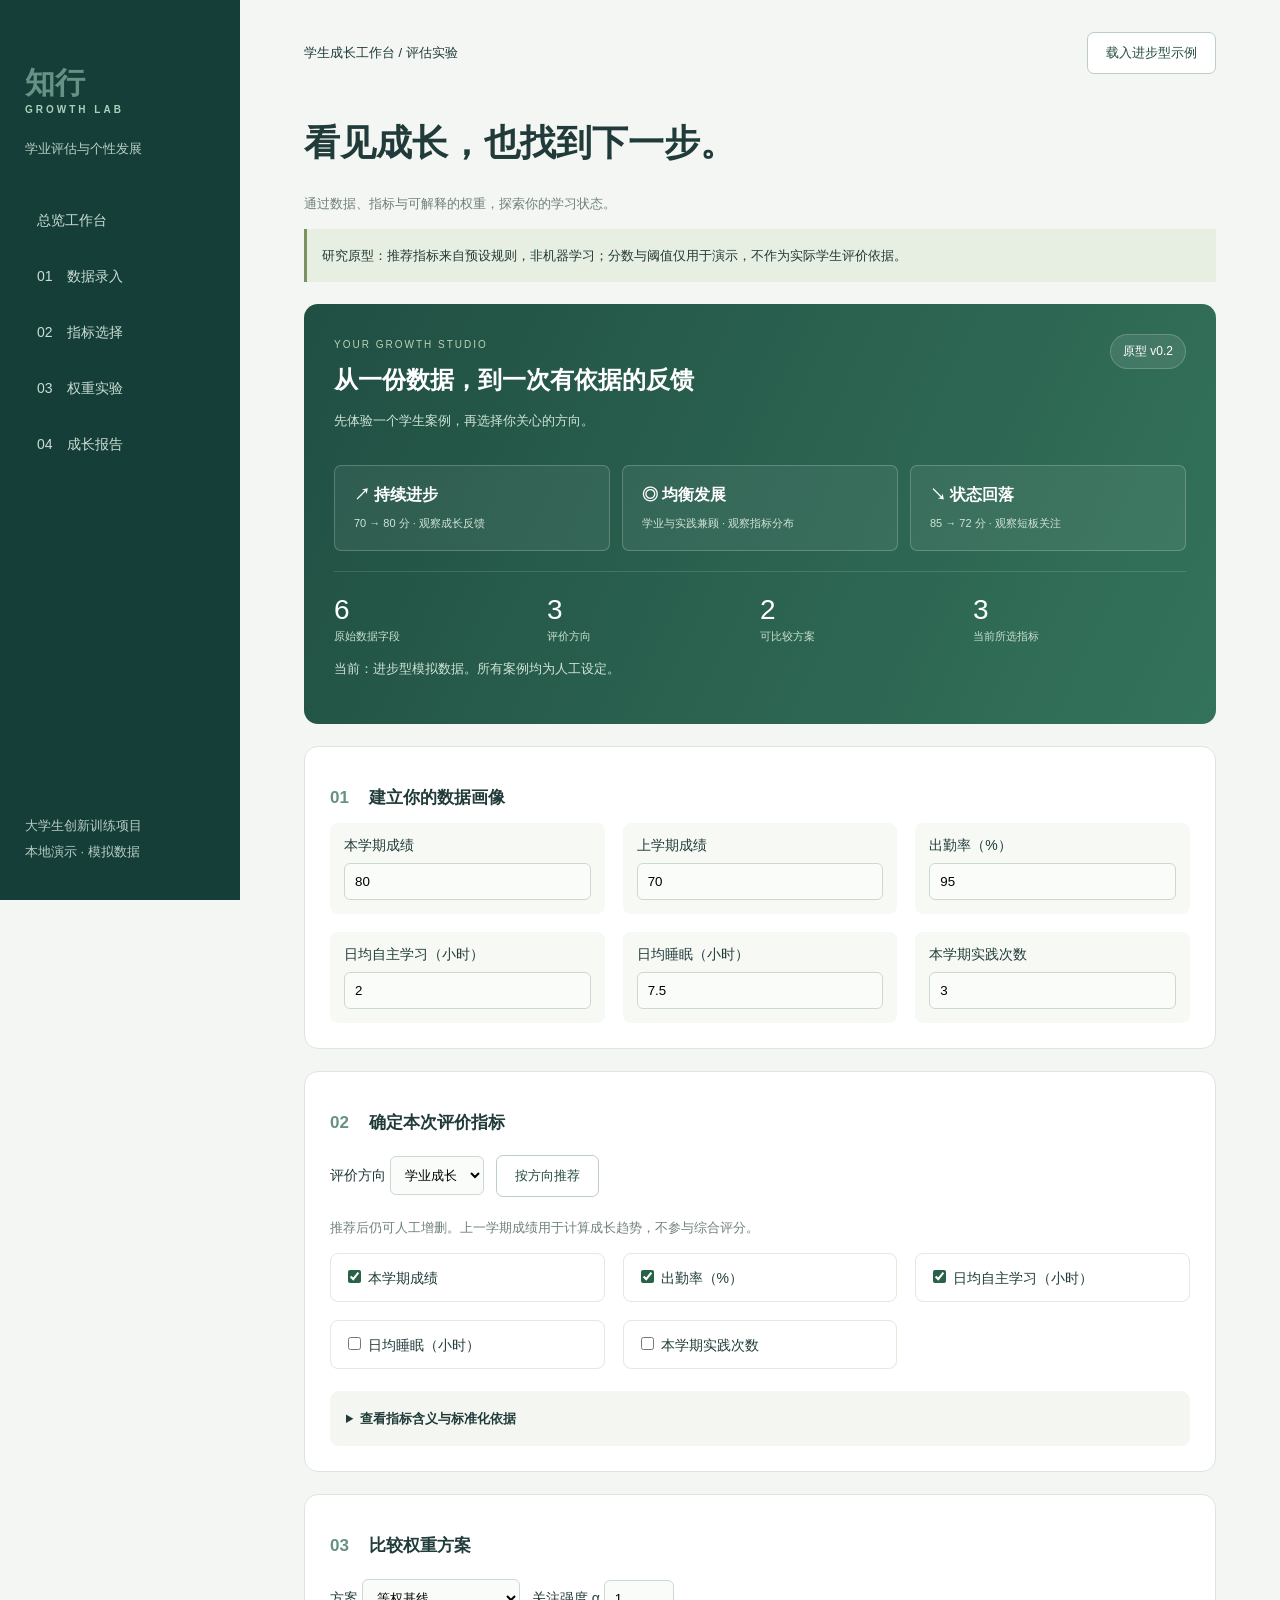
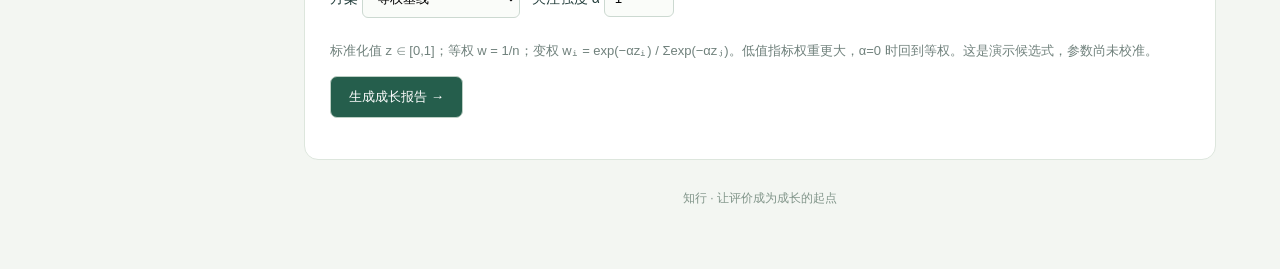
<file: 周五汇报材料/03_网页演示/index.html>
<!doctype html><html lang="zh-CN"><meta charset="utf-8"><meta name="viewport" content="width=device-width,initial-scale=1"><title>知行 · 学业成长评估</title><link rel="stylesheet" href="style.css"><body><aside><h2>知行<span> GROWTH LAB</span></h2><p>学业评估与个性发展</p><nav><a href="#overview">总览工作台</a><a href="#data-section">01　数据录入</a><a href="#indicator-section">02　指标选择</a><a href="#weight-section">03　权重实验</a><a href="#report">04　成长报告</a></nav><small>大学生创新训练项目<br>本地演示 · 模拟数据</small></aside><main><header><span>学生成长工作台 / 评估实验</span><button id="sample">载入进步型示例</button></header><h1>看见成长，也找到下一步。</h1><p class="muted">通过数据、指标与可解释的权重，探索你的学习状态。</p><div class="notice">研究原型：推荐指标来自预设规则，非机器学习；分数与阈值仅用于演示，不作为实际学生评价依据。</div><section id="data-section"><h2>01 <em>建立你的数据画像</em></h2><div id="inputs" class="grid"></div></section><section id="indicator-section"><h2>02 <em>确定本次评价指标</em></h2><label>评价方向 <select id="direction"><option value="study">学业成长</option><option value="habit">学习习惯</option><option value="all">综合发展</option></select></label><button id="recommend">按方向推荐</button><p class="muted">推荐后仍可人工增删。上一学期成绩用于计算成长趋势，不参与综合评分。</p><div id="choices" class="grid"></div></section><section id="weight-section"><h2>03 <em>比较权重方案</em></h2><label>方案 <select id="mode"><option value="equal">等权基线</option><option value="variable">短板关注 · 变权实验</option></select></label><label>关注强度 α <input id="alpha" type="number" min="0" max="5" step="0.1" value="1"></label><p class="muted">标准化值 z ∈ [0,1]；等权 w = 1/n；变权 wᵢ = exp(−αzᵢ) / Σexp(−αzⱼ)。低值指标权重更大，α=0 时回到等权。这是演示候选式，参数尚未校准。</p><button class="primary" id="evaluate">生成成长报告 →</button><p id="error" role="alert"></p></section><section id="report" hidden><h2>04 <em>你的成长报告</em></h2><div class="results"><div><p class="muted">所选指标综合分 · 演示</p><strong id="score"></strong><p id="comparison"></p><div id="tags"></div><p id="feedback"></p></div><svg id="radar" viewBox="0 0 320 320" aria-label="所选指标雷达图" role="img"></svg></div><table><thead><tr><th>指标</th><th>标准化值</th><th>当前权重</th><th>分数贡献</th></tr></thead><tbody id="details"></tbody></table><button id="export">导出报告 JSON</button><p class="muted">不同指标集合的分数不能直接比较；模拟数据不代表群体排名。学习时长、出勤与睡眠不能单独推断学习能力。</p></section><footer>知行 · 让评价成为成长的起点</footer></main><script src="app.js"></script><script src="enhance.js"></script></body></html>
</file>
<file: 周五汇报材料/03_网页演示/style.css>
:root{font-family: 'Microsoft YaHei',sans-serif;color:#203b39;background:#f3f6f2}*{box-sizing:border-box}body{margin:0;display:flex}aside{width:240px;background:#163e38;color:#fff;padding:38px 25px;position:fixed;height:100vh}aside h2{font-size:30px}aside span{display:block;font-size:10px;letter-spacing:3px;color:#abd0ba}aside p,aside small{color:#b7cec5;font-size:13px}nav{line-height:4;margin-top:60px}aside small{position:absolute;bottom:35px;line-height:2}main{margin-left:240px;padding:32px 5%;width:calc(100% - 240px);max-width:1500px}header{display:flex;justify-content:space-between;align-items:center;font-size:13px}h1{font-size:36px;margin-top:45px}h2{font-size:17px;color:#669285}em{font-style:normal;color:#203b39;margin-left:15px}.muted{color:#70817c;font-size:13px;line-height:1.8}.notice{background:#e7eee2;padding:15px;border-left:3px solid #789260;font-size:13px;line-height:1.8}section{background:white;border:1px solid #dde6dd;border-radius:14px;padding:25px;margin-top:22px}.grid{display:grid;grid-template-columns:repeat(3,1fr);gap:18px}label{font-size:14px;display:inline-block;margin:8px 12px 8px 0}#inputs label{display:block}input[type=number],select{padding:10px;border:1px solid #ccd9d1;border-radius:6px;background:#fafcf9;max-width:100%}#inputs input{display:block;width:100%;margin-top:8px}button{border:1px solid #bccfc4;background:white;color:#234b3e;border-radius:7px;padding:11px 18px;cursor:pointer}.primary{background:#255e4c;color:white}.results{display:grid;grid-template-columns:1fr 1fr;gap:25px}strong{font-size:58px;color:#27694f}svg{max-height:330px;width:100%}table{width:100%;border-collapse:collapse;margin:20px 0;font-size:13px}th,td{text-align:left;padding:13px;border-bottom:1px solid #e7ece7}#tags span{display:inline-block;background:#edf2e7;padding:7px 12px;margin:5px;border-radius:20px;font-size:13px}#feedback{line-height:1.9}#error{color:#ab3333}footer{padding:30px;text-align:center;color:#81958a;font-size:12px}@media(max-width:800px){aside{display:none}main{margin:0;width:100%;padding:20px}.grid{grid-template-columns:1fr 1fr}.results{grid-template-columns:1fr}h1{font-size:27px}}button:focus-visible,input:focus-visible,select:focus-visible{outline:3px solid #8eae6e}
:root{scroll-behavior:smooth}section{scroll-margin-top:24px}aside nav{line-height:normal;margin-top:38px}aside nav a{display:block;color:#c9ded4;text-decoration:none;padding:16px 12px;margin:6px 0;border-radius:8px;font-size:14px}aside nav a:hover,aside nav a.active{background:#2b574d;color:white}.overview{background:linear-gradient(115deg,#204f43,#34735b);color:white;border:0;padding:30px}.overview h2{color:white;font-size:24px;margin:12px 0}.overview p{font-size:13px;line-height:1.8;color:#d0e4d8}.overview-head{display:flex;justify-content:space-between;gap:20px}.eyebrow{font-size:10px;letter-spacing:2px;color:#7f9c86}.overview .eyebrow{color:#bbd2b8}.version{white-space:nowrap;background:#ffffff18;border:1px solid #ffffff30;border-radius:20px;padding:8px 12px;height:fit-content;font-size:12px}.scenario-grid{display:grid;grid-template-columns:repeat(3,1fr);gap:12px;margin:20px 0}.scenario-grid button{background:#ffffff10;border:1px solid #ffffff35;color:white;text-align:left;padding:19px}.scenario-grid button:hover{background:#ffffff25;transform:translateY(-2px)}.scenario-grid b,.scenario-grid span{display:block}.scenario-grid b{font-size:16px;margin-bottom:10px}.scenario-grid span{font-size:11px;color:#d0e4d8}.overview-metrics{display:grid;grid-template-columns:repeat(4,1fr);border-top:1px solid #ffffff22;padding-top:22px}.overview-metrics b{font-size:28px;font-weight:500;display:block}.overview-metrics span{font-size:11px;color:#c8dfce}.method-help{margin-top:22px;background:#f4f7f1;border-radius:9px;padding:16px;font-size:13px;line-height:1.8}.method-help summary{cursor:pointer;font-weight:600}.method-help p{color:#667a6e}.compare-grid,.action-grid{display:grid;grid-template-columns:1fr 1fr;gap:18px}.compare-grid>div,.action-grid article{background:#f4f7f1;padding:22px;border:1px solid #e4eadf;border-radius:10px}.compare-grid span{font-size:12px;color:#6c8171}.compare-grid b{display:block;font-size:32px;margin:12px 0;color:#2e654d}.compare-grid p,.action-grid p{font-size:13px;line-height:1.9;color:#62776c}.bar{height:8px;border-radius:8px;overflow:hidden;background:#dde7d8}.bar i{display:block;height:100%;background:#65916a}.action-grid h4{margin:12px 0}h3{font-size:17px;margin-top:28px}button{transition:background .15s,transform .15s}#inputs label{background:#f7f9f5;padding:14px;border-radius:8px;margin:0}#choices label{border:1px solid #e2e9dd;padding:13px;border-radius:8px;margin:0}input[type=checkbox]{accent-color:#286348}table{display:block;overflow-x:auto}thead,tbody{width:100%}th,td{min-width:130px}@media(max-width:600px){.scenario-grid,.compare-grid,.action-grid{grid-template-columns:1fr}.grid{grid-template-columns:1fr}.overview{padding:22px}.overview-metrics{gap:18px;grid-template-columns:1fr 1fr}.overview h2{font-size:20px}header{gap:10px}header span{font-size:11px}}@media(prefers-reduced-motion:reduce){:root{scroll-behavior:auto}button{transition:none}}
</file>
